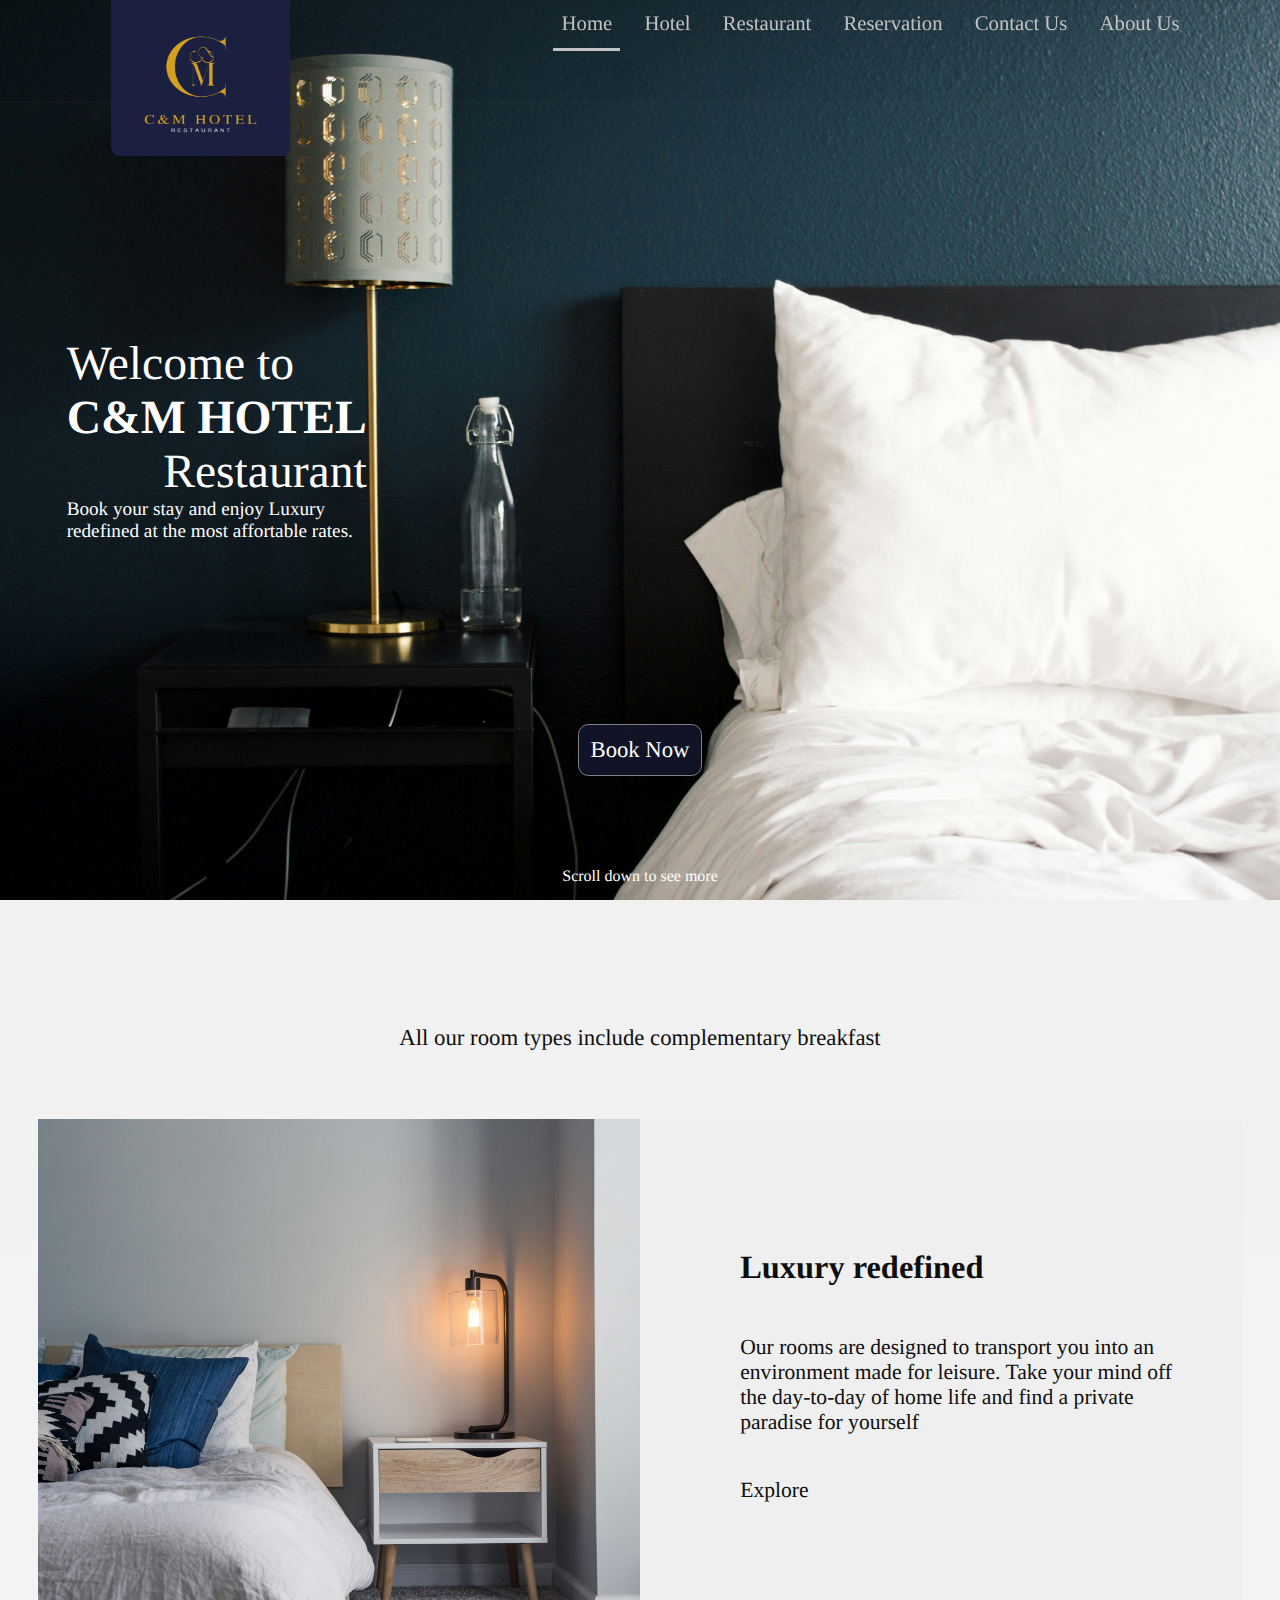
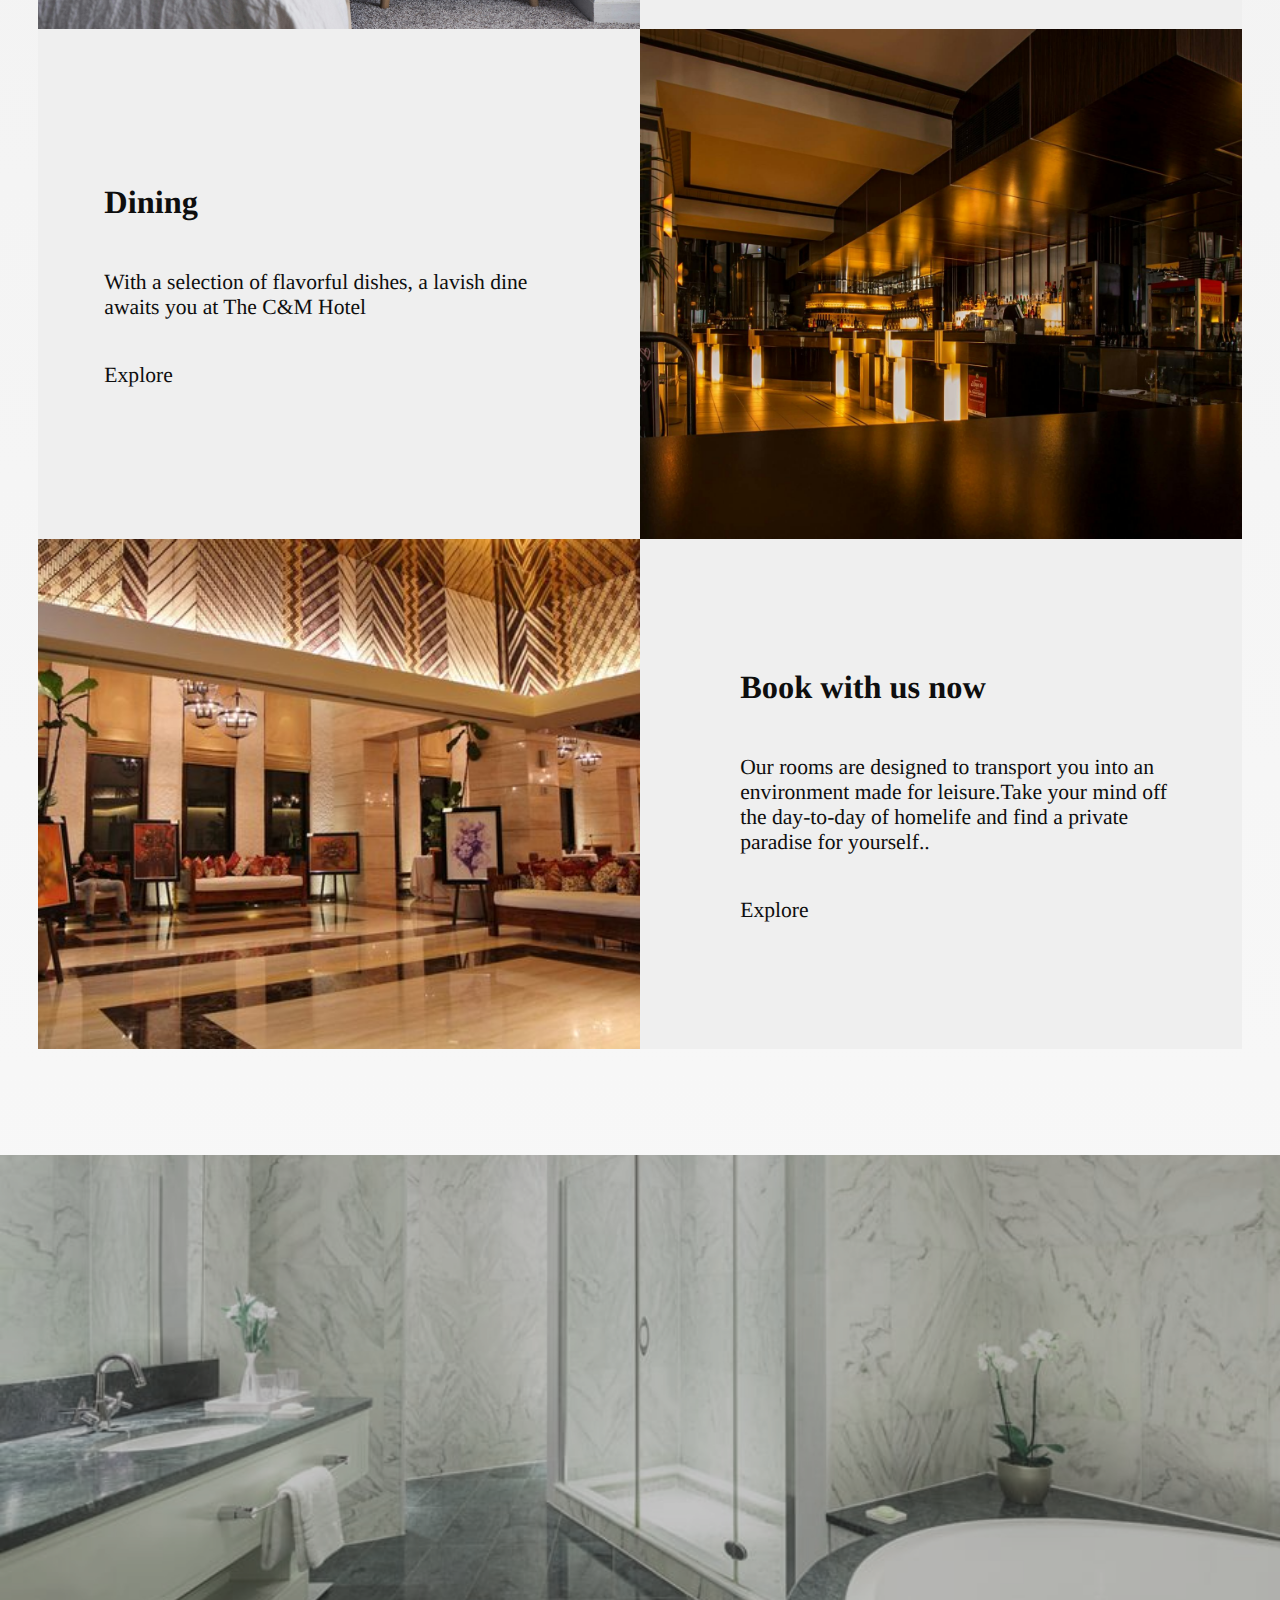
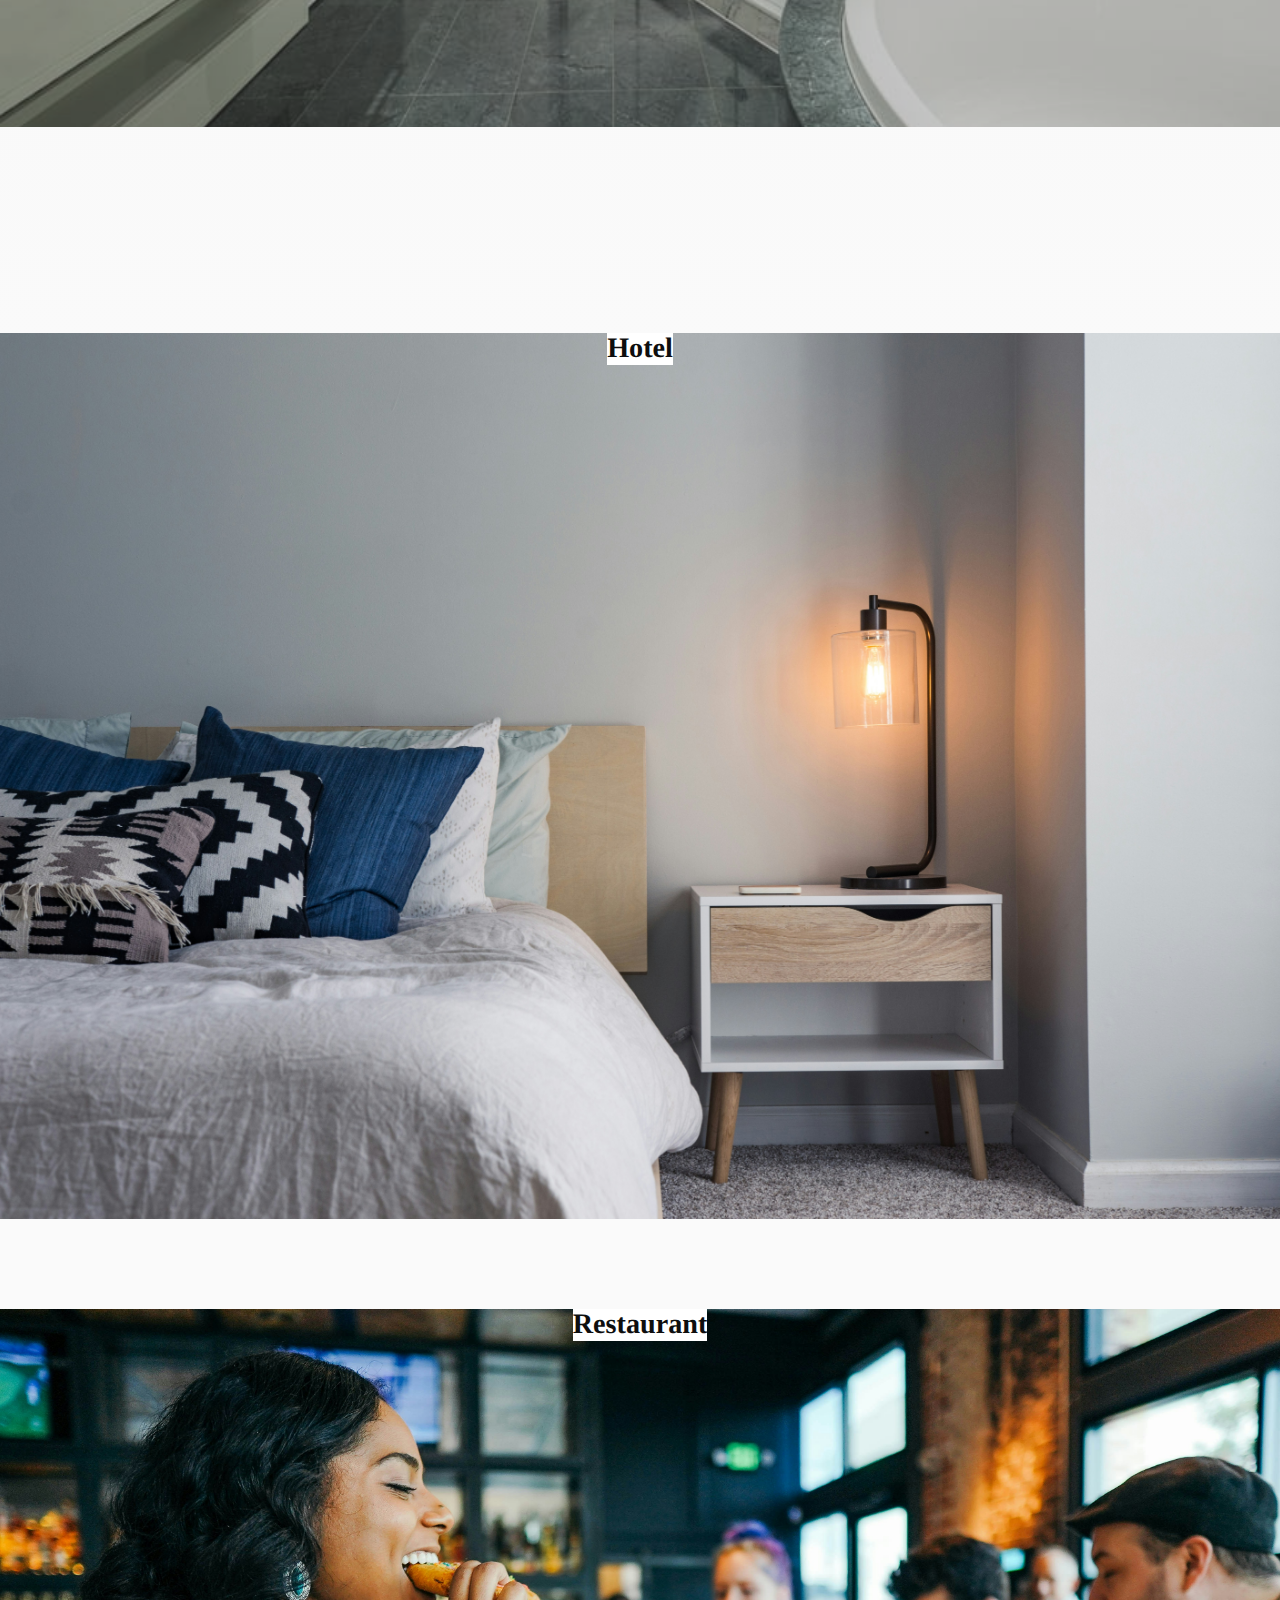
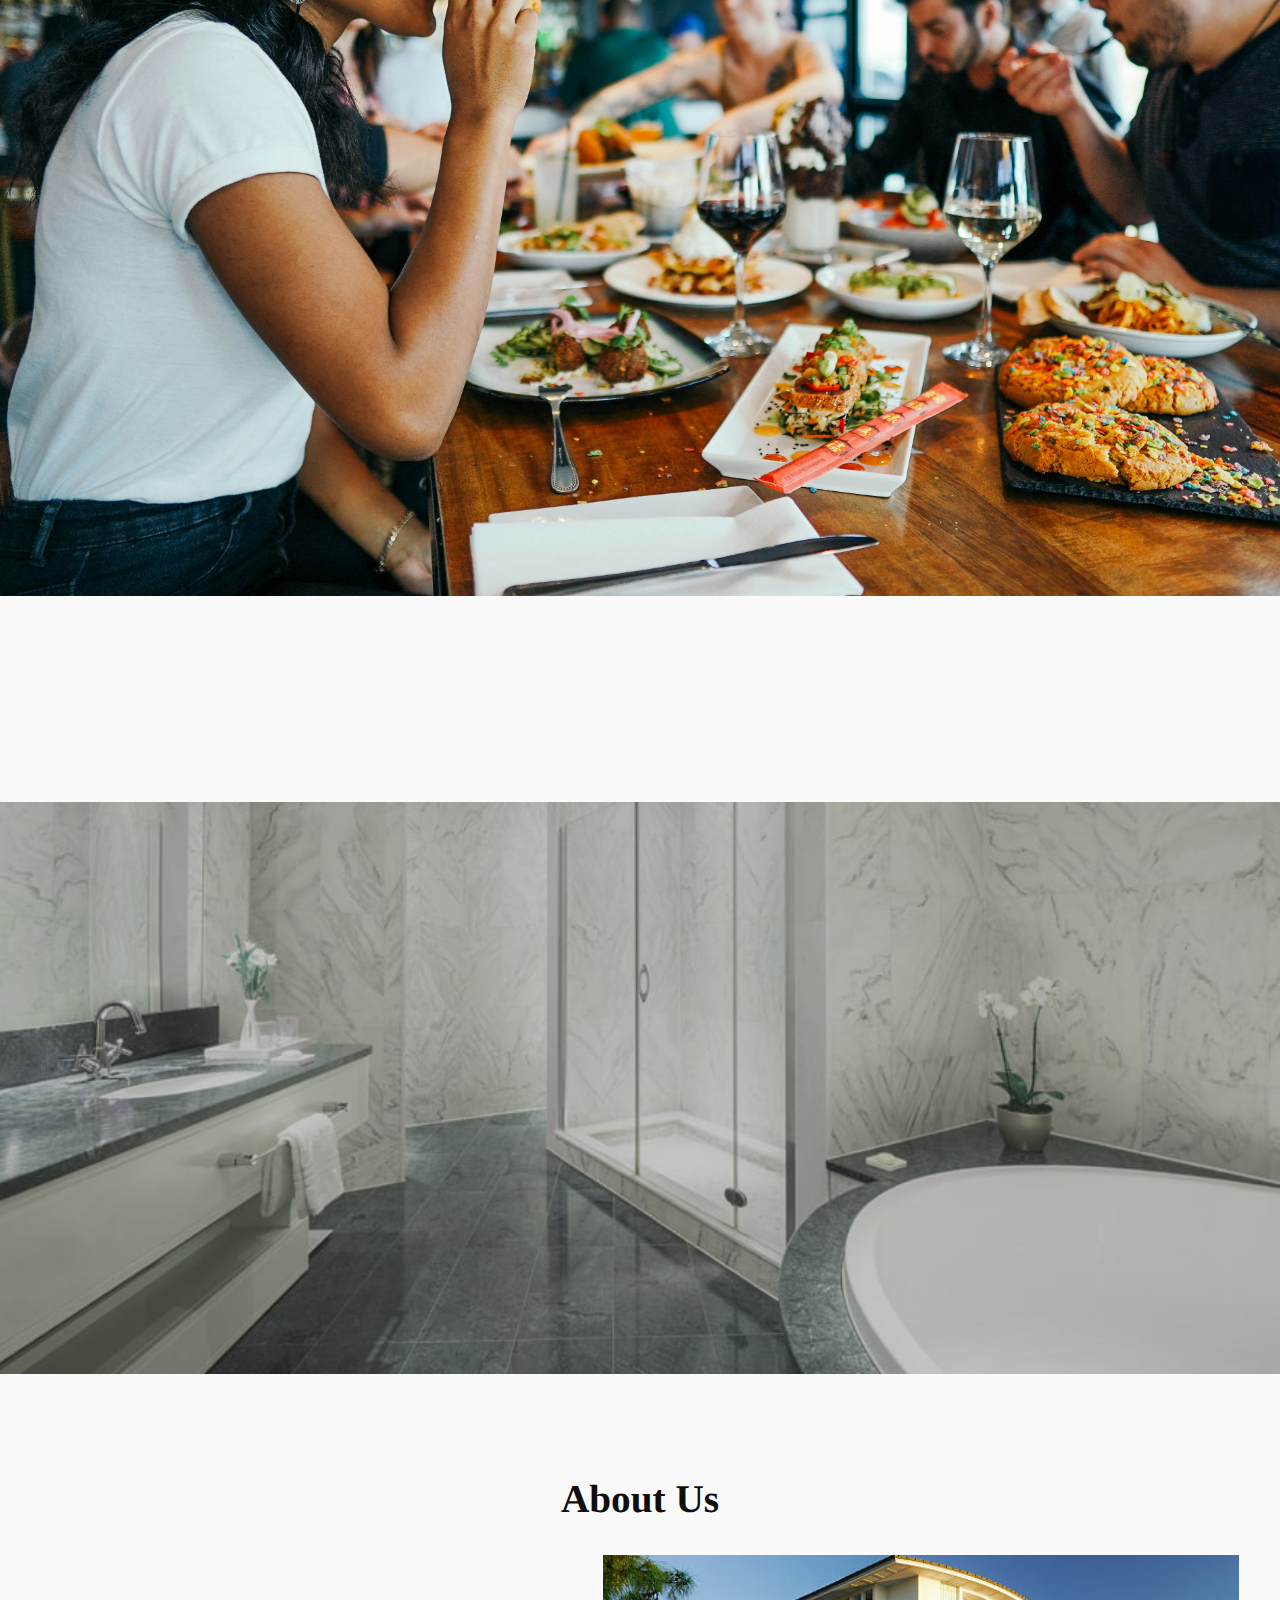
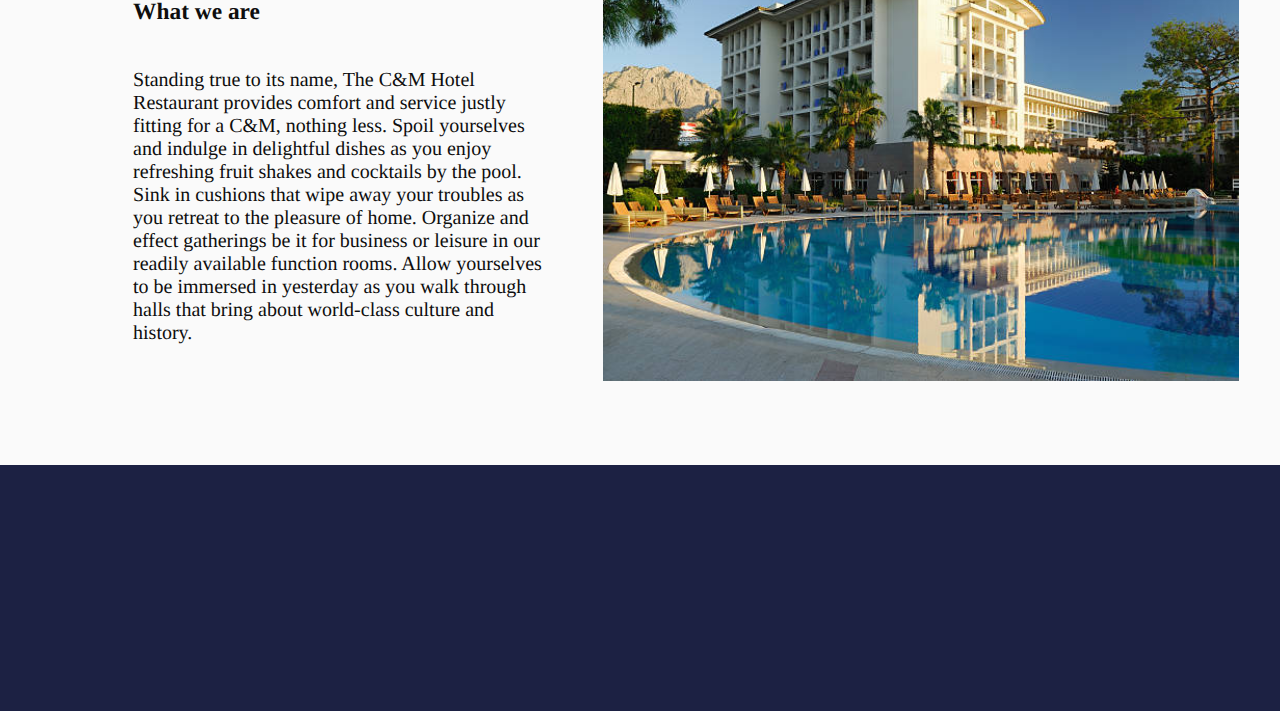
<file: index.html>
<!DOCTYPE html>
<html lang="en">
<head>
    <meta charset="UTF-8">
    <meta name="author" content="Technoverts">
    <meta name="description" content="Hotel-Restaurant">
    <meta name="viewport" content="width=device-width, initial-scale=1.0">
    <link rel="stylesheet" href="/css/base.css">
    <link rel="stylesheet" href="/css/style.css">
    <link rel="stylesheet" href="/css/hotel-restaurant.css">
    <script src="/js/htmx.min.js"></script>
    <script src="/js/jquery.min.js" defer></script>
    <title>C&M Hotel-Restaurant</title>
</head> 
<body>
    <div id="root">
      
        <main role="main" id="root-body">  
          <div id="cover">
              <img src="media/image/cover.jpg" alt="Background Cover" id="cover-bg">
              <header id="root-header">
                <div id="page-header">
                  <div id="page-heading">
                    <div id="logo-container">
                        <img src="/media/image/logo_blue.png" alt="C&M Hotel-Restaurant" id="logo">
                    </div>
                  </div>
                <nav id="header-nav">
                    <a href="/" id="current-path">Home</a>
                    <a href="/hotel">Hotel</a>
                    <a href="/restaurant">Restaurant</a>
                    <a href="/reservation.html">Reservation</a>
                    <a href="/contact-us.html">Contact Us</a>
                    <a href="#about-us">About Us</a>
                </nav>
              </div>
            </header>
            <div id="cover-details">
              <div id="cd-content">
                <div id="cd-heading">
                  <span id="cd-heading-welcome">Welcome to</span>
                  <h1 id="cd-heading-strong">C&M HOTEL</h1>
                  <span id="cd-heading-restaurant">Restaurant</span>
                </div>
                <div id="cd-description">
                  Book your stay and enjoy Luxury redefined at the most affortable rates.
                </div>
              </div>
              <nav id="cd-nav">
                <a href="/href" id="booking-btn">Book Now</a>
                <div id="scroll-down-desc">Scroll down to see more</div>
              </nav>
            </div>
          </div>
        <div id="page-content">
          <section id="general-information">
            <div id="gi-content">
              
              <p class="general-description">All our room types include complementary breakfast</p>
              <div class="gi-container">
                <div class="gi-img">
                  <img src="/media/image/roombackground.jpg" alt="Room Background">
                </div>
                <div class="gi-desc">
                  <h2>Luxury redefined</h2>
                  <p class="description">Our rooms are designed to transport you into an environment made for leisure. Take your mind off the day-to-day of home life and find a private paradise for yourself</p>
                  <p class="explore">Explore</p>
                </div>
              </div>
              <div class="gi-container">
                <div class="gi-img">
                  <img src="/media/image/dining.jpg" alt="">
                </div>
                <div class="gi-desc">
                  <h2>Dining</h2>
                  <p class="description">With a selection of flavorful dishes, a lavish dine awaits you at The C&M Hotel</p>
                  <p class="explore">Explore</p>
                </div>
              </div>
              <div class="gi-container">
                <div class="gi-img">
                  <img src="/media/image/bookingimage.jpg" alt="">
                </div>
                <div class="gi-desc">
                  <h2>Book with us now</h2>
                  <p class="description">Our rooms are designed to transport you into an environment made for leisure.Take your mind off the day-to-day of homelife and find a private paradise for yourself..</p>
                  <p class="explore">Explore</p>
                </div>
            </div>
            </div>
          </section>
          <div class="filler-section">
            <img src="/media/image/executiveslide4.jpg" alt="executiveslide4">
          </div>
          <section id="hotel-and-dining">
            <a href="/hotel" id="room-image">
              <div class="image-text">
                <h4>Hotel</h4>
              </div>
              <div id="hotel">
                <img src="/media/image/roombackground.jpg" alt="roombackground">
              </div>
            </a>
            <a href="/restaurant" id="dining-image">
              <div class="image-text">
                <h4>Restaurant</h4>
              </div>
              <div id="dining">
                <img src="/media/image/cristoforo2.jpg" alt="dining">
              </div>
            </a>
          </section>
          <div class="filler-section">
            <img src="/media/image/executiveslide4.jpg" alt="executiveslide4">
          </div>
          <section id="about-us">
            <div id="about-us-text">
              <h2>About Us</h2>
            </div>
            <div id="about-us-container">
              <div id="about-us-desc">
                <h3>What we are</h3>
                <p>Standing true to its name, The C&M Hotel Restaurant provides comfort and service justly fitting for a C&M, nothing less. Spoil yourselves and indulge in delightful dishes as you enjoy refreshing fruit shakes and cocktails by the pool. Sink in cushions that wipe away your troubles as you retreat to the pleasure of home. Organize and effect gatherings be it for business or leisure in our readily available function rooms. Allow yourselves to be immersed in yesterday as you walk through halls that bring about world-class culture and history.</p>
              </div>
              <div id="about-us-picture">
                <img src="/media/image/c&m hotel.jpg" alt="">
              </div>
            </div>
          </section>
          <div class="blank-filler-section"></div>
        </div>
        </main>
        <footer id="root-footer">
          <div id="page-footer"></div>
        </footer>
    </div>
</body>
</html>
</file>
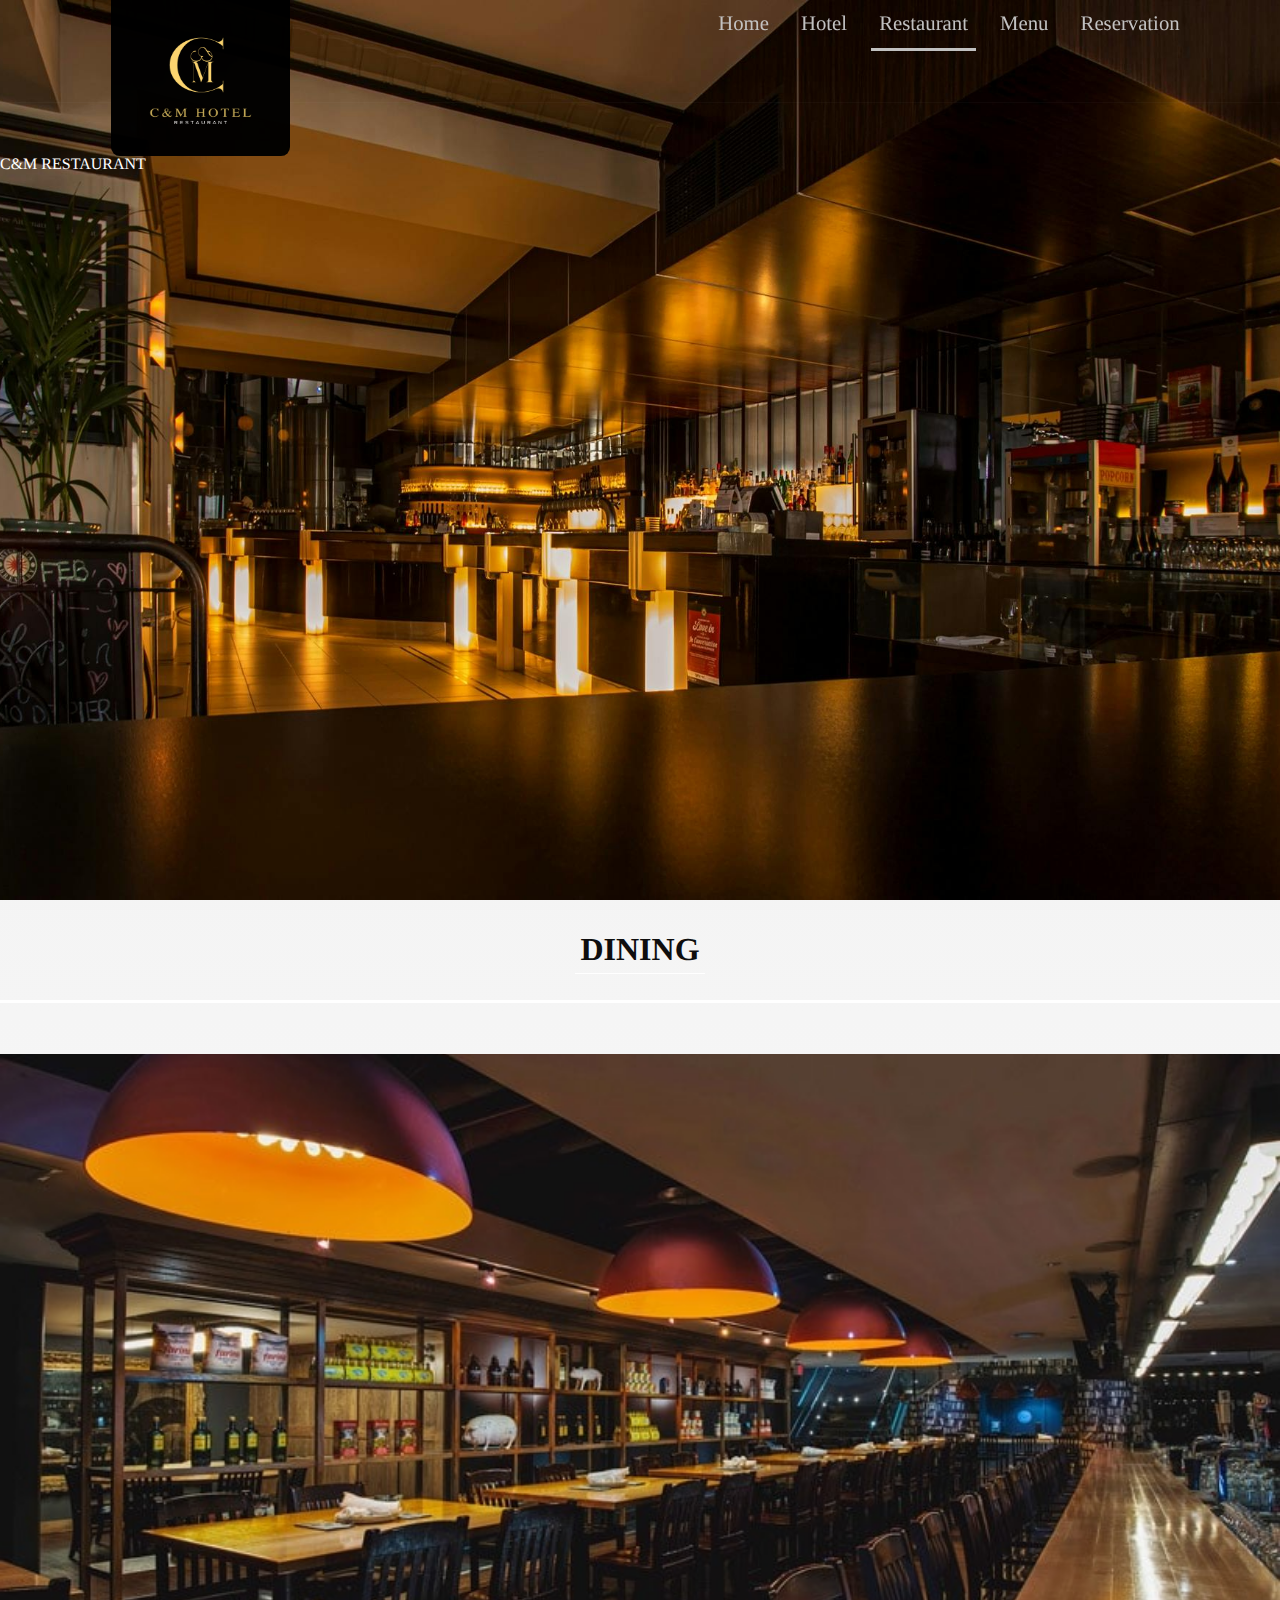
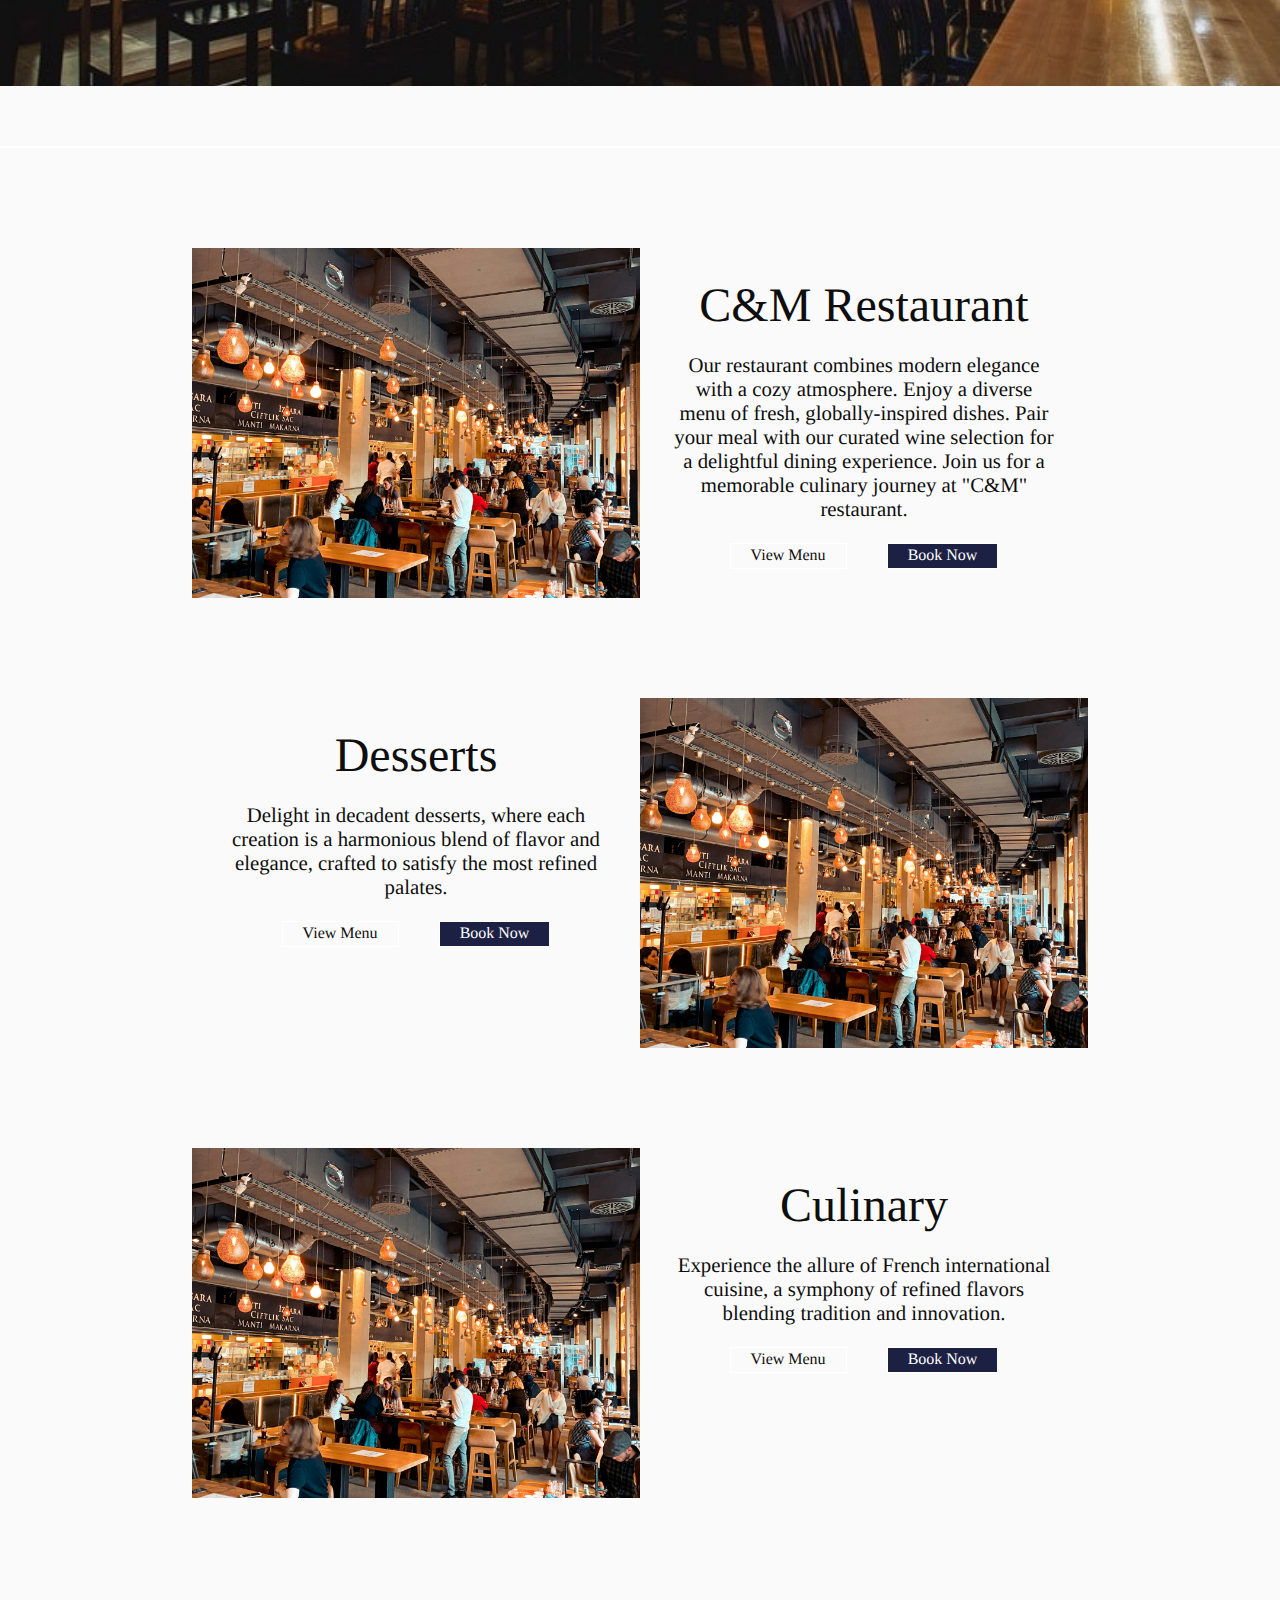
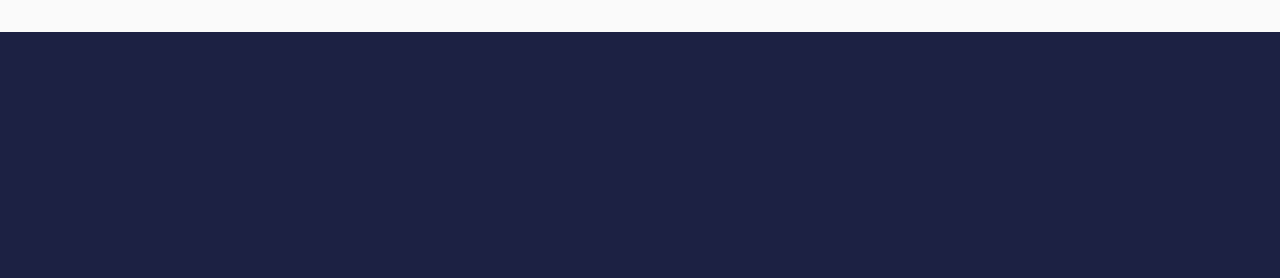
<file: restaurant/index.html>
<!DOCTYPE html>
<html lang="en">
<head>
    <meta charset="UTF-8">
    <meta name="author" content="Technoverts">
    <meta name="description" content="Hotel-Restaurant">
    <meta name="viewport" content="width=device-width, initial-scale=1.0">
    <link rel="stylesheet" href="/css/base.css">
    <link rel="stylesheet" href="/css/style.css">
    <link rel="stylesheet" href="/css/restaurant/style.css">
    <script src="/js/htmx.min.js"></script>
    <script src="/js/jquery.min.js" defer></script>
    <title>C&M Restaurant</title>
</head>
<body>
    <div id="root">
        <main role="main" id="root-body">
            <div id="cover">
              <img src="/media/image/dining.jpg" alt="Restaurant Background" id="cover-bg">
              <header id="root-header">
                <div id="page-header">
                  <div id="page-heading">
                    <div id="logo-container">
                        <img src="/media/image/LOGO.png" alt="C&M Hotel-Restaurant" id="logo">
                    </div>
                  </div>
                <nav id="header-nav">
                    <a href="/">Home</a>
                    <a href="/hotel">Hotel</a>
                    <a href="/restaurant" id="current-path">Restaurant</a>
                    <a href="/restaurant/menu.html#menu-content">Menu</a>
                    <a href="/restaurant/reservation.html">Reservation</a>
                </nav>
              </div>
            </header>
            <div id="cover-details">
              <div id="cd-content">
                <div id="cd-heading">C&M RESTAURANT</div>
              </div>
            </div>
          </div>
          <!-- <div id="dining">
          </div> -->
      
          <div id="dining-text-container">
            <h2 id="dining-text">DINING</h2>
          </div>
      
          <section class="filler">
            <!-- THIS SHOULD BE CAROUSEL -->
            <div class="images-container"></div>
          </section>
        <div id="page-content">
          <section id="main-section">
            <div class="content-container-row">
              <div class="image-container first-image"></div>
              <div class="text-container">
                <h3>C&M Restaurant</h3>
                <p>Our restaurant combines modern elegance with a cozy atmosphere. Enjoy a diverse menu of fresh, globally-inspired dishes. Pair your meal with our curated wine selection for a delightful dining experience. Join us for a memorable culinary journey at "C&M" restaurant.</p>
                
                <div class="view-book-button">
                  <a href="" class="view">View Menu</a>
                  <a href="" class="book">Book Now</a>
                </div>
      
              </div>
            </div>
      
            <div class="content-container-row">
              <div class="image-container second-image"></div>
              <div class="text-container">
                <h3>Desserts</h3>
                <p>Delight in decadent desserts, where each creation is a harmonious blend of flavor and elegance, crafted to satisfy the most refined palates.</p>
                <div class="view-book-button">
                  <a href="" class="view">View Menu</a>
                  <a href="" class="book">Book Now</a>
                </div>
              </div>
            </div>
      
            <div class="content-container-row">
              <div class="image-container third-image"></div>
              <div class="text-container">
                <h3>Culinary</h3>
                <p>Experience the allure of French international cuisine, a symphony of refined flavors blending tradition and innovation.</p>
                <div class="view-book-button">
                  <a href="" class="view">View Menu</a>
                  <a href="" class="book">Book Now</a>
                </div>
              </div>
            </div>
          </section>
        </div>
        </main>
        <footer id="root-footer">
          <div id="page-footer"></div>
        </footer>
    </div>
</body>
</html>
</file>
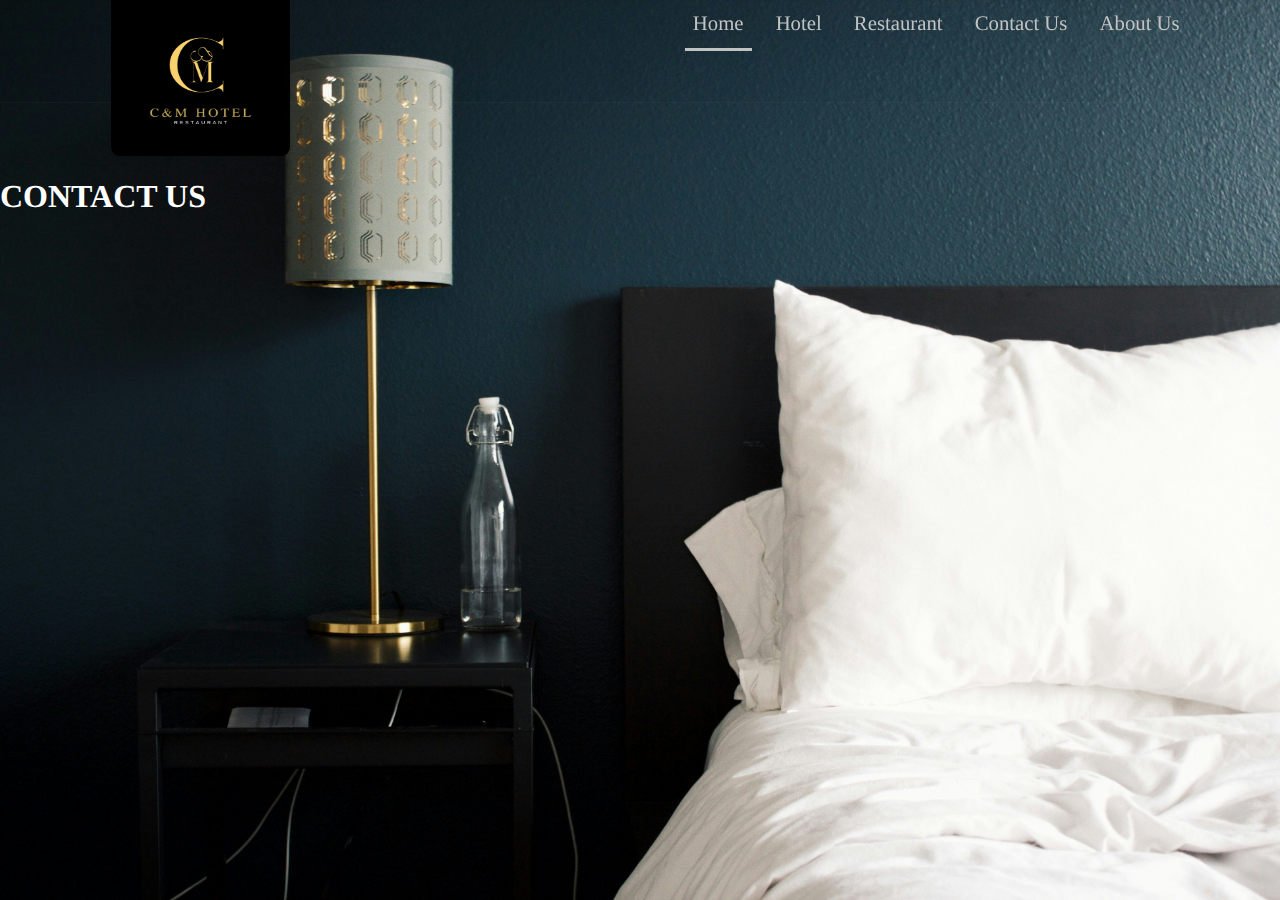
<file: contact-us.html>
<!DOCTYPE html>
<html lang="en">
<head>
    <meta charset="UTF-8">
    <meta name="author" content="Technoverts">
    <meta name="description" content="Hotel-Restaurant">
    <meta name="viewport" content="width=device-width, initial-scale=1.0">
    <link rel="stylesheet" href="/css/base.css">
    <link rel="stylesheet" href="/css/style.css">
    <link rel="stylesheet" href="/css/restaurant/style.css">
    <script src="/js/htmx.min.js"></script>
    <script src="/js/jquery.min.js" defer></script>
    <title>C&M Contacts</title>
</head>
<body>
    <div id="root">
        <main role="main" id="root-body">  
          <div id="cover">
              <img src="media/image/cover.jpg" alt="Background Cover" id="cover-bg">
              <header id="root-header">
                <div id="page-header">
                  <div id="page-heading">
                    <div id="logo-container">
                        <img src="/media/image/LOGO.png" alt="C&M Hotel-Restaurant" id="logo">
                    </div>
                  </div>
                <nav id="header-nav">
                    <a href="/" id="current-path">Home</a>
                    <a href="/hotel">Hotel</a>
                    <a href="/restaurant">Restaurant</a>
                    <a href="/contact-us.html">Contact Us</a>
                    <a href="#about-us">About Us</a>
                </nav>
              </div>
            </header>
            <div id="cover-details">
                <div id="cd-content">
                  <div id="cd-heading">
                    <h1>CONTACT US</h1>
                  </div>
                </div>
                    <nav id="cd-nav">
                    </nav>
            </div>
        </div>
        <div id="page-content">
            
        </div>
        </main>
    </div>
</body>
</html>
</file>
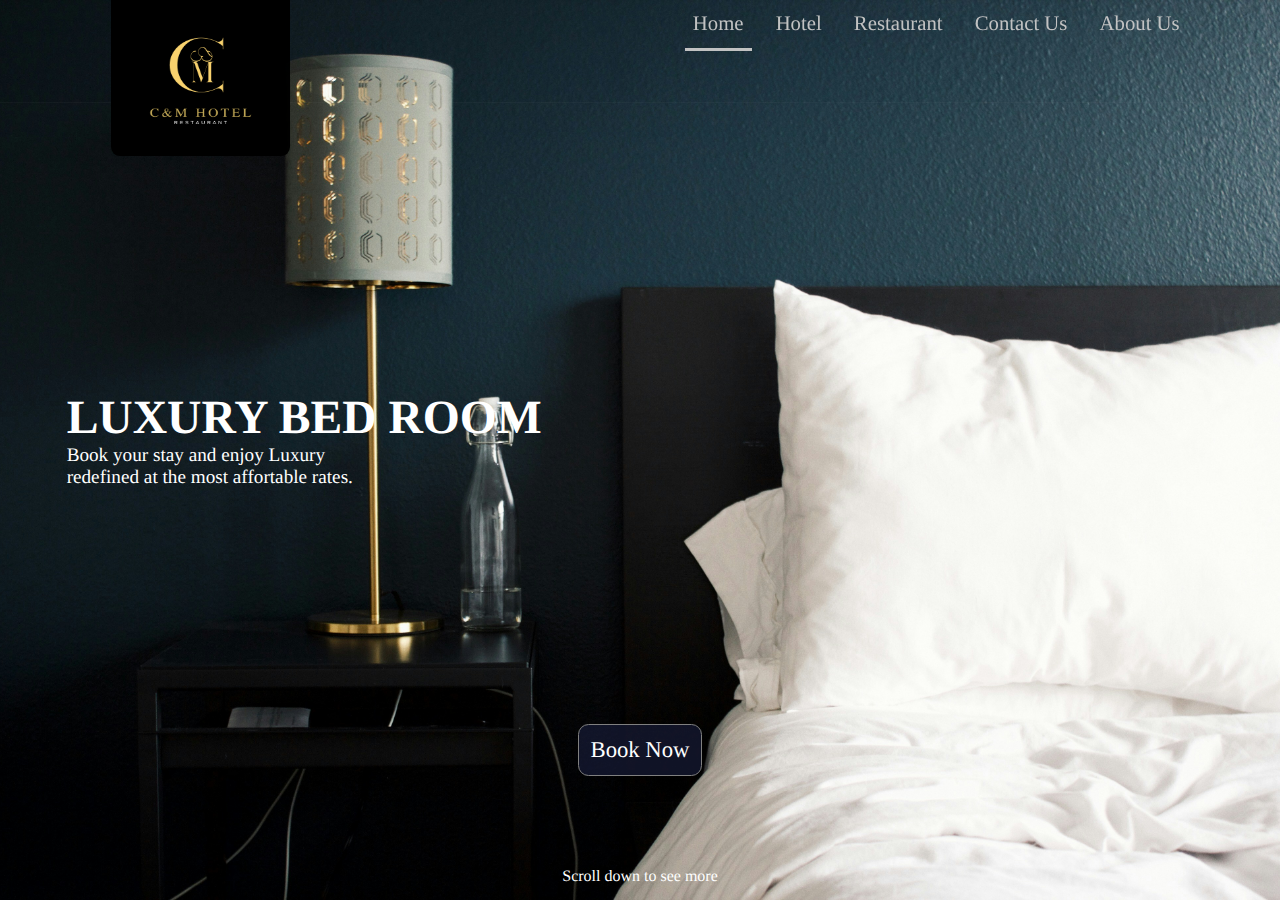
<file: hotel/room-information.html>
<!DOCTYPE html>
<html lang="en">
<head>
    <meta charset="UTF-8">
    <meta name="author" content="Technoverts">
    <meta name="description" content="Hotel-Restaurant">
    <meta name="viewport" content="width=device-width, initial-scale=1.0">
    <link rel="stylesheet" href="/css/base.css">
    <link rel="stylesheet" href="/css/style.css">
    <link rel="stylesheet" href="/css/hotel-restaurant.css">
    <script src="/js/htmx.min.js"></script>
    <script src="/js/jquery.min.js" defer></script>
    <title>C&M Hotel</title>
</head>
<body>
    <div id="root">
      
        <main role="main" id="root-body">  
            <div id="cover">
              <img src="/media/image/cover.jpg" alt="Background Cover" id="cover-bg">
              <header id="root-header">
                <div id="page-header">
                  <div id="page-heading">
                    <div id="logo-container">
                        <img src="/media/image/LOGO.png" alt="C&M Hotel-Restaurant" id="logo">
                    </div>
                  </div>
                <nav id="header-nav">
                    <a href="/" id="current-path">Home</a>
                    <a href="/hotel">Hotel</a>
                    <a href="/restaurant">Restaurant</a>
                    <a href="/contact-us.html">Contact Us</a>
                    <a href="#about-us">About Us</a>
                </nav>
              </div>
            </header>
            <div id="cover-details">
              <div id="cd-content">
                <div id="cd-heading">
                  <h1 id="cd-heading-strong">LUXURY BED ROOM</h1>
                </div>
                <div id="cd-description">
                  Book your stay and enjoy Luxury redefined at the most affortable rates.
                </div>
              </div>
              <nav id="cd-nav">
                <a href="/href" id="booking-btn">Book Now</a>
                <div id="scroll-down-desc">Scroll down to see more</div>
              </nav>
            </div>
          </div>
          <div id="page-content">
            
          </div>
        </main>
    </div>
</body>
</html>
</file>
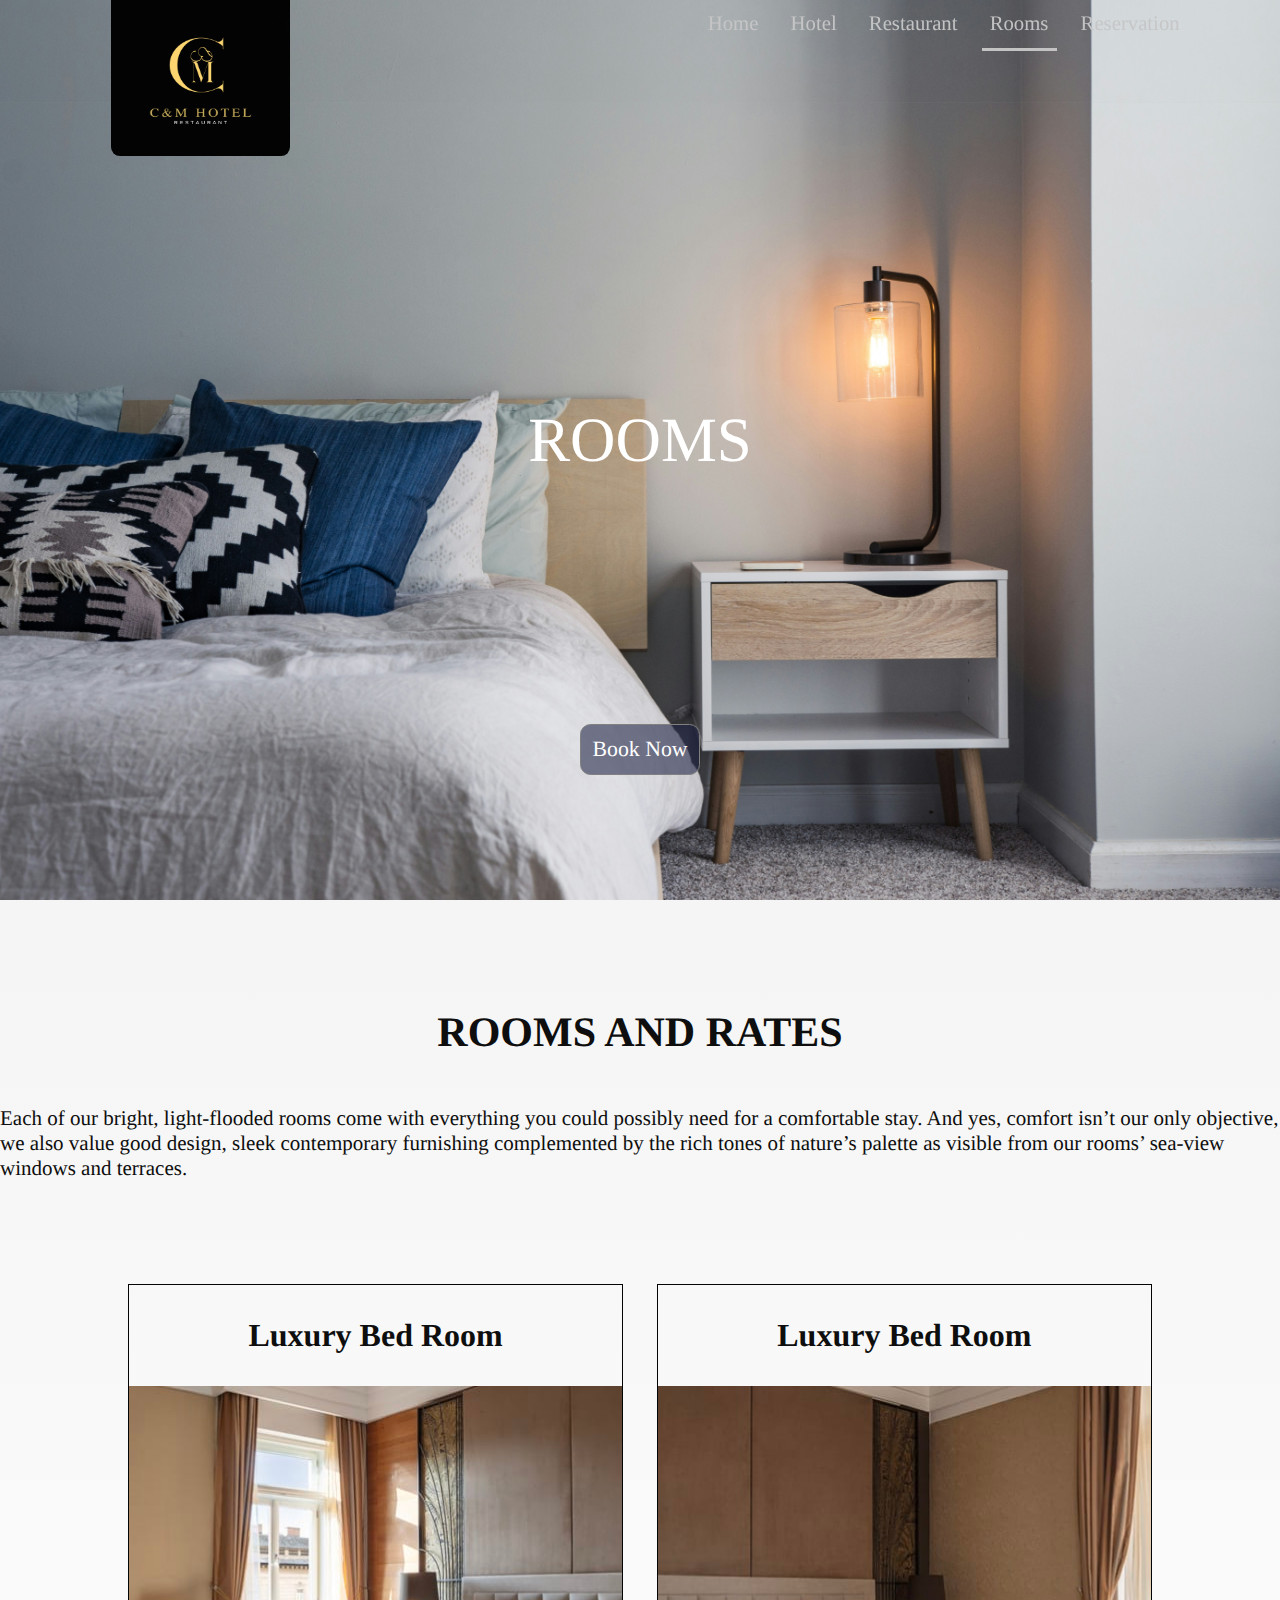
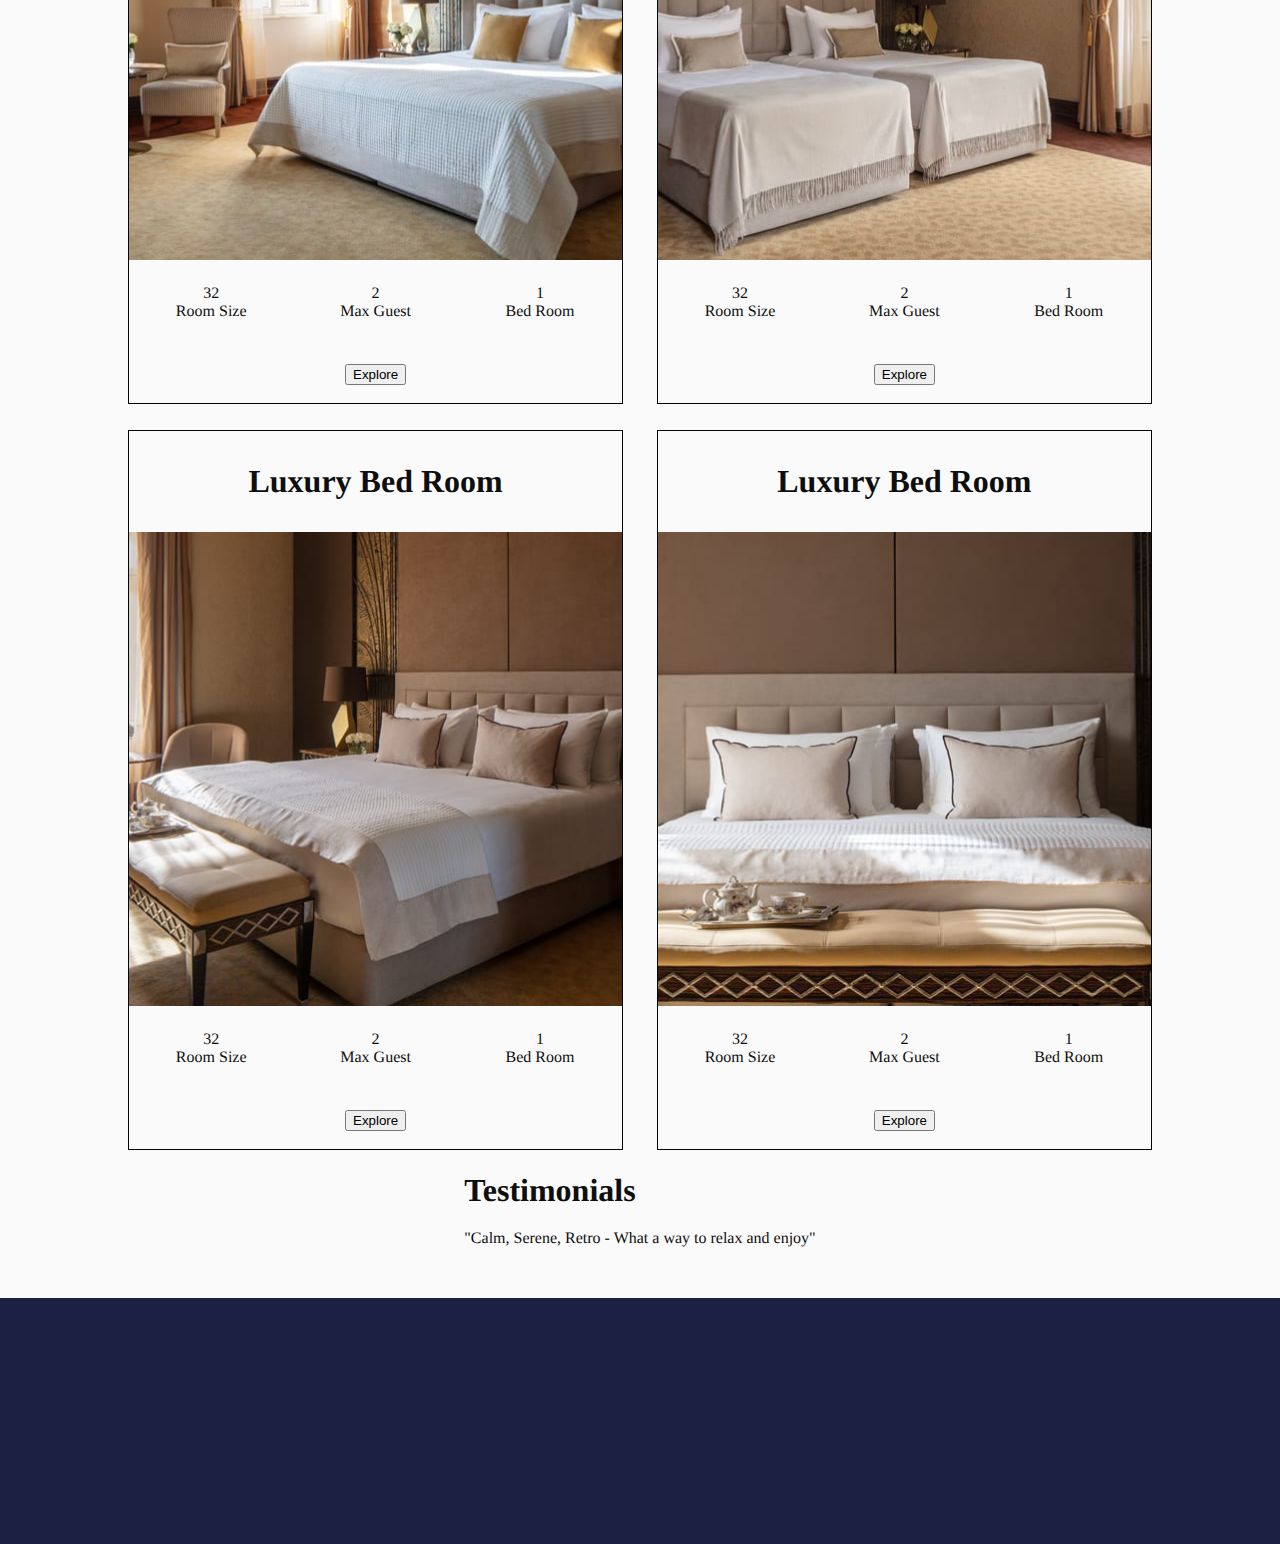
<file: hotel/rooms.html>
<!DOCTYPE html>
<html lang="en">
<head>
    <meta charset="UTF-8">
    <meta name="author" content="Technoverts">
    <meta name="description" content="Hotel-Restaurant">
    <meta name="viewport" content="width=device-width, initial-scale=1.0">
    <link rel="stylesheet" href="/css/base.css">
    <link rel="stylesheet" href="/css/style.css">
    <link rel="stylesheet" href="/css/hotel/rooms.css">
    <script src="/js/htmx.min.js"></script>
    <script src="/js/jquery.min.js" defer></script>
    <title>C&M Hotel</title>
</head>
<body>
    <div id="root">
        <main role="main" id="root-body">
          <div id="cover">
              <!-- Cover Background -->
              <img src="/media/image/roombackground.jpg" alt="Cover Background" id="cover-bg">
              <!-- Page Header -->
              <header id="root-header">
                <div id="page-header">
                  <div id="page-heading">
                    <div id="logo-container">
                        <img src="/media/image/LOGO.png" alt="C&M Hotel-Restaurant" id="logo">
                    </div>
                  </div>
                  <nav id="header-nav">
                    <a href="/">Home</a>
                    <a href="/hotel">Hotel</a>
                    <a href="/restaurant">Restaurant</a>
                    <a href="/rooms" id="current-path">Rooms</a>
                    <a href="/hotel/reservation.html">Reservation</a>
                  </nav>
                </div>
              </header>
              <!-- End Page Header -->

              <div id="cover-details">
                <div id="cd-content">
                  <div id="cd-heading">ROOMS</div>
                </div>
                <nav id="cd-nav">
                  <a href="/hotel/reservation.html" id="booking-btn">Book Now</a>
                </nav>
              </div>
          </div>
          <div id="page-content">
            <section id="rooms-and-rates">
              <h1 id="rar-heading">ROOMS AND RATES</h1>
              <p id="rar-desc">Each of our bright, light-flooded rooms come with everything you could possibly need for a comfortable stay. And yes, 
                comfort isn’t our only objective, we also value good design, sleek contemporary furnishing complemented 
                by the rich tones of nature’s palette as visible from our rooms’ sea-view windows and terraces. </p>
            </section>
            <section id="hotel-rooms">
              <div class="hotel-room">
                <div class="room-title">
                  <h1>Luxury Bed Room</h1>
                </div>
                <div class="room-img">
                  <img src="/media/image/luxury bedroom1.jpg" alt="">
                </div>
                <div class="room-desc">
                  <div class="room-size">
                    <span>32</span>
                    <span>Room Size</span>
                  </div>
                  <div class="room-guest">
                    <span>2</span>
                    <span>Max Guest</span>
                  </div>
                  <div class="room-bed">
                    <span>1</span>
                    <span>Bed Room</span>
                  </div>
                </div>
                <div class="room-btn">
                  <button>Explore</button>
                </div>
              </div>
              <div class="hotel-room">
                <div class="room-title">
                  <h1>Luxury Bed Room</h1>
                </div>
                <div class="room-img">
                  <img src="/media/image/doublebedroom1.jpg" alt="">
                </div>
                <div class="room-desc">
                  <div class="room-size">
                    <span>32</span>
                    <span>Room Size</span>
                  </div>
                  <div class="room-guest">
                    <span>2</span>
                    <span>Max Guest</span>
                  </div>
                  <div class="room-bed">
                    <span>1</span>
                    <span>Bed Room</span>
                  </div>
                </div>
                <div class="room-btn">
                  <button>Explore</button>
                </div>
              </div>
              <div class="hotel-room">
                <div class="room-title">
                  <h1>Luxury Bed Room</h1>
                </div>
                <div class="room-img">
                  <img src="/media/image/executiveslide1.jpg" alt="">
                </div>
                <div class="room-desc">
                  <div class="room-size">
                    <span>32</span>
                    <span>Room Size</span>
                  </div>
                  <div class="room-guest">
                    <span>2</span>
                    <span>Max Guest</span>
                  </div>
                  <div class="room-bed">
                    <span>1</span>
                    <span>Bed Room</span>
                  </div>
                </div>
                <div class="room-btn">
                  <button>Explore</button>
                </div>
              </div>
              <div class="hotel-room">
                <div class="room-title">
                  <h1>Luxury Bed Room</h1>
                </div>
                <div class="room-img">
                  <img src="/media/image/executiveslide2.jpg" alt="">
                </div>
                <div class="room-desc">
                  <div class="room-size">
                    <span>32</span>
                    <span>Room Size</span>
                  </div>
                  <div class="room-guest">
                    <span>2</span>
                    <span>Max Guest</span>
                  </div>
                  <div class="room-bed">
                    <span>1</span>
                    <span>Bed Room</span>
                  </div>
                </div>
                <div class="room-btn">
                  <button>Explore</button>
                </div>
              </div>
            </section>
            <section id="testimonials">
              <h1>Testimonials</h1>
              <p>"Calm, Serene, Retro - What a way to relax and enjoy"</p>
            </section>
          </div>

        </main>
        <footer id="root-footer">
          
        </footer>
    </div>
</body>
</html>
</file>
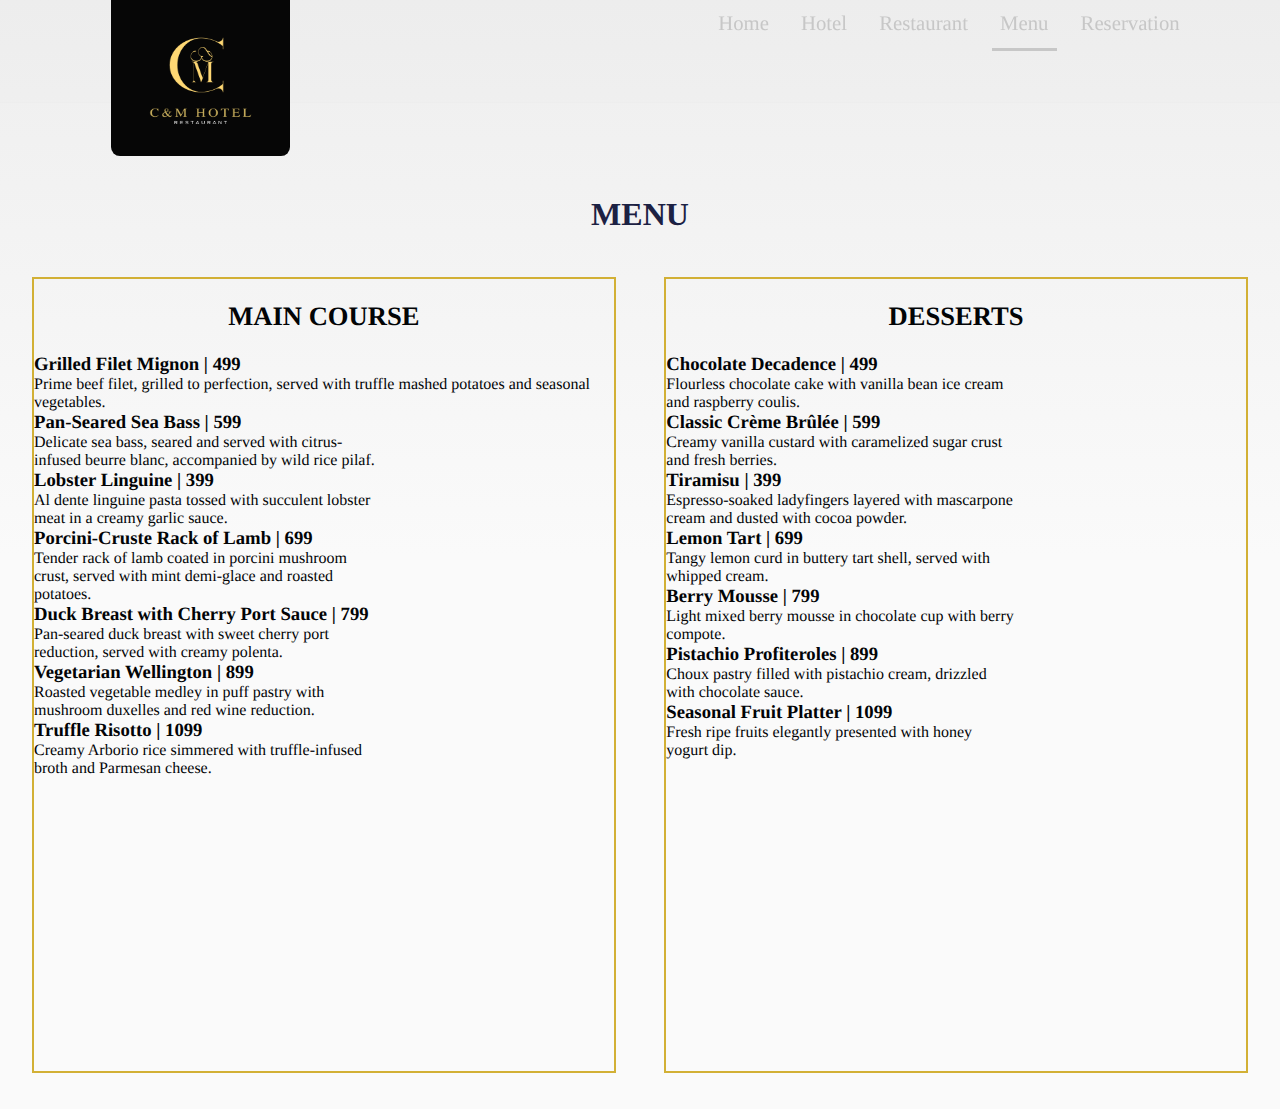
<file: restaurant/menu.html>
<!DOCTYPE html>
<html lang="en">
<head>
    <meta charset="UTF-8">
    <meta name="author" content="Technoverts">
    <meta name="description" content="Hotel-Restaurant">
    <meta name="viewport" content="width=device-width, initial-scale=1.0">
    <link rel="stylesheet" href="/css/base.css">
    <link rel="stylesheet" href="/css/style.css">
    <link rel="stylesheet" href="/css/restaurant/menu.css">
    <script src="/js/htmx.min.js"></script>
    <script src="/js/jquery.min.js" defer></script>
    <title>C&M Restaurant</title>
</head>
<body>
    <div id="root">
        <main role="main" id="root-body">
            <div id="cover">
              <header id="root-header">
                <div id="page-header">
                  <div id="page-heading">
                    <div id="logo-container">
                        <img src="/media/image/LOGO.png" alt="C&M Hotel-Restaurant" id="logo">
                    </div>
                  </div>
                <nav id="header-nav">
                    <a href="/">Home</a>
                    <a href="/hotel">Hotel</a>
                    <a href="/restaurant">Restaurant</a>
                    <a href="/restaurant/menu.html#menu" id="current-path">Menu</a>
                    <a href="/restaurant/reservation.html">Reservation</a>
                </nav>
              </div>
            </header>
            <div id="cover-details">
              <div id="root-menu">
                <div id="menu">
                  <div id="menu-heading">
                    <h1>MENU</h1>
                  </div>
                  <div id="menu-content">
                    <div id="main-course" class="menu-page">
                      <h2>MAIN COURSE</h2>
                      <ul>
                        <li>
                          <h3 class="food-name">Grilled Filet Mignon | 499</h3>
                          <p class="food-name">Prime beef filet, grilled to perfection, served with truffle mashed potatoes and seasonal vegetables.</p>
                        </li>
                        <li>
                          <h3 class="food-name">Pan-Seared Sea Bass | 599</h3>
                          <p class="food-desc">Delicate sea bass, seared and served with citrus-infused beurre blanc, accompanied by wild rice pilaf.</p>
                        </li>
                        <li>
                          <h3 class="food-name">Lobster Linguine | 399</h3>
                          <p class="food-desc">Al dente linguine pasta tossed with succulent lobster meat in a creamy garlic sauce.</p>
                        </li>
                        <li>
                          <h3 class="food-name">Porcini-Cruste Rack of Lamb | 699</h3>
                          <p class="food-desc">Tender rack of lamb coated in porcini mushroom crust, served with mint demi-glace and roasted potatoes.</p>
                        </li>
                        <li>
                          <h3 class="food-name">Duck Breast with Cherry Port Sauce | 799</h3>
                          <p class="food-desc">Pan-seared duck breast with sweet cherry port reduction, served with creamy polenta.</p>
                        </li>
                        <li>
                          <h3 class="food-name">Vegetarian Wellington | 899</h3>
                          <p class="food-desc">Roasted vegetable medley in puff pastry with mushroom duxelles and red wine reduction.</p>
                        </li>
                        <li>
                          <h3 class="food-name">Truffle Risotto | 1099</h3>
                          <p class="food-desc">Creamy Arborio rice simmered with truffle-infused broth and Parmesan cheese.</p>
                        </li>
                      </ul>
                    </div>
                    <div id="menu-line"></div>
                    <div id="desserts" class="menu-page">
                      <h2>DESSERTS</h2>
                      <ul>
                        <li>
                          <h3 class="food-name">Chocolate Decadence | 499</h3>
                          <p class="food-desc">Flourless chocolate cake with vanilla bean ice cream and raspberry coulis.</p>
                        </li>
                        <li>
                          <h3 class="food-name">Classic Crème Brûlée | 599</h3>
                          <p class="food-desc">Creamy vanilla custard with caramelized sugar crust and fresh berries.</p>
                        </li>
                        <li>
                          <h3 class="food-name">Tiramisu | 399</h3>
                          <p class="food-desc">Espresso-soaked ladyfingers layered with mascarpone cream and dusted with cocoa powder.</p>
                        </li>
                        <li>
                          <h3 class="food-name">Lemon Tart | 699</h3>
                          <p class="food-desc">Tangy lemon curd in buttery tart shell, served with whipped cream.</p>
                        </li>
                        <li>
                          <h3 class="food-name">Berry Mousse | 799</h3>
                          <p class="food-desc">Light mixed berry mousse in chocolate cup with berry compote.</p>
                        </li>
                        <li>
                          <h3 class="food-name">Pistachio Profiteroles | 899</h3>
                          <p class="food-desc">Choux pastry filled with pistachio cream, drizzled with chocolate sauce.</p>
                        </li>
                        <li>
                          <h3 class="food-name">Seasonal Fruit Platter | 1099</h3>
                          <p class="food-desc">Fresh ripe fruits elegantly presented with honey yogurt dip.</p>
                        </li>
                      </ul>
                    </div>
                  </div>
                </div>
              </div>
            </div>
          </div>
        </main>
    </div>
</body>
</html>
</file>
<file: css/base.css>
* {
    box-sizing: border-box;
}
:root{
    --header-border-b: 0.1vmin;
    --header-h: calc(7.72vmin + 1.44rem + 1.125vh);
    --header-content-h:calc(var(--header-h) - var(--header-border-b));
    --header-pad-x:calc(3.8vw + 2vmin);
    
    --body-h: calc(100vh - (var(--header-h) + var(--header-border-b)));
    --full-h: 100vh;
    --footer-h : calc(22vmin + 2vh + .25rem);

    --bg-rgb-color:250, 250, 250;
    --fg-rgb-color:14, 14, 14;
}
@media screen and (prefers-color-scheme:dark) {
    :root{
        --bg-rgb-color:12, 13, 15;
        --fg-rgb-color:252, 252, 252;
    }
}
html {
    text-rendering: geometricPrecision;
    image-rendering: optimizeQuality;
    shape-rendering: geometricPrecision;
}
body{
    margin:0;
    background:
        rgb(var(--bg-rgb-color))
        linear-gradient(
            to bottom,
            rgba(var(--fg-rgb-color), .05),
            rgba(var(--bg-rgb-color), .5),
            rgb(var(--bg-rgb-color))
            )
        top /
        100% 100%
        no-repeat
            ;
    color: rgb(var(--fg-rgb-color));
}
a {
    text-decoration: none;
    color:unset;
}
</file>
<file: css/style.css>
#root{
    --logo-frame-w:calc(var(--header-h) * 1.75);
    --logo-frame-h:calc(var(--header-h) * 1.52);
    
    --header-nav-hlink-col-gap:calc(0.66vw + 0.6vmin + 2px);
    --header-nav-pad-x:2vw;
    --header-font-size:calc(0.44vmax + .75rem);
}
#cover{
  color:white;
  display:inline;
  overflow:hidden;
}
#cover-bg{
  position:absolute;
  top:0;
  z-index: -1;
  height:100vh;
  width:100%;
  object-fit:cover;
  
}
#root-header{
  box-sizing: content-box;
  position:sticky;
  top:0;
  z-index: 99;
}
#page-header {
    min-height: var(--header-h);
    font-size:var(--header-font-size);
    display:flex;
    flex-wrap:wrap;
    align-items: center;
    padding-inline: var(--header-pad-x);
    border-bottom:var(--header-border-b) inset #C7C7C70A;
    color:#CACACA;
    background-color:#80808002;
    opacity:0.98;
}
#header-nav{
  filter:brightness(144%) contrast(55%);
}
#cover-details{
  min-height:calc(var(--body-h) - (var(--logo-frame-h) - var(--header-h)));
  display:grid;
  grid-template-rows:
    [cd-content] minmax(0, auto) 
    [cd-nav] minmax(calc(var(--body-h) * 0.22), min-content);
}

#root-header::after{
    content:"";
    display: block;
    height:calc(var(--logo-frame-h) - var(--header-h));
}
#page-heading{
    margin-left:calc(var(--header-pad-x) * 0.66);
    margin-right: auto;
    min-height:var(--header-content-h);
    display:flex;
    position:relative;
    align-self: stretch;
    width:var(--logo-frame-w);
}
#logo-container{
    position:absolute;
    top:0;
    display:inline-flex;
    line-height: 0;
    justify-content: center;
    align-items: center;
    width: 100%;
    height:var(--logo-frame-h);
}
#logo{
    height:100%;
    width:100%;
    
    aspect-ratio:1;
    --logo-border-b-radius:calc(0.44vmin + 5px);
    border-bottom-left-radius:var(--logo-border-b-radius);
    border-bottom-right-radius:var(--logo-border-b-radius);
    
    line-height: normal;
}
#header-nav{
    min-width: 28%;
    min-height:calc(var(--header-h) / 2);
    align-self: flex-start;
    display: inline flex;
    flex-wrap: wrap;
    column-gap: var(--header-nav-hlink-col-gap);
    margin-inline:var(--header-nav-pad-x);
    transition:border linear 100ms;
}

#header-nav a {
    font-size:calc(1.05em + 0.248vh);
    display:inline-flex;
    align-items: center;
    line-height: normal;
    font-weight: 100;
    width: fit-content;
    padding-inline:calc(1px + 0.44vmin + 0.25vw);
    padding-block:0.3vh 0.14vh;
    border-bottom:calc(1px + 0.125vh + 0.125vmin) inset transparent;
    transition:border 225ms ease-in-out;
}

#header-nav a:hover{
    border-bottom-color: whitesmoke;
    text-shadow: 0 0 0 rgb(var(--fg-rgb-color));
}

#current-path{
    border-bottom-color: whitesmoke!important;
}
#header-nav a:not(#current-path):hover ~ #current-path,
#current-path:has(~ a:hover)
{
    border-bottom-color:transparent!important;
}

#page-content{
  display:flow-root;
}
#root-footer{
  min-height: calc(22vh + 3rem);
  margin-top:calc(2vh + 1rem);
  background-color: #1C2143;
}
</file>
<file: css/hotel-restaurant.css>
#cover{
  display: inline-block;
  line-height: 0;
  min-width: 100%;
  position:relative;
  overflow: initial;
}
#cover > * {
  line-height: normal;
}
#cd-content{
  grid-row:cd-content;
  display:inline-block;
  line-height: 0;
  margin-top:auto;
  margin-bottom:auto;
  margin-left:var(--header-pad-x);
}
#cd-content * {
  line-height:normal;
}
#cd-heading{
  display:inline-flex;
  flex-direction: column;
  font-size:calc(1.4rem + 1.8vh + 1vmin);
  text-align:left;
}
#cd-heading-strong{
  margin:0;
  font-size:1em;
}
#cd-heading-restaurant{
  align-self:flex-end;
}
#cd-description{
  width:min-content;
  min-width:25%;
  font-size:calc(0.5vw + 0.8rem); 
}
#cd-nav{
  grid-row:cd-nav;
  display:flex;
  flex-direction: column;
  justify-content: flex-start;
  align-items: center;
}
a#booking-btn{
  font-size:calc(1.1vh + 0.8rem);
  padding:calc(1vh + 3px) calc(0.44vw + 6px);
  border:0.05vmin solid grey;
  background-color:#1C214391;
  border-radius:calc(0.5vmin + 6px);
  margin-bottom:auto;
}
#scroll-down-desc{
  margin-top:calc(.5vh + 8px);
  margin-bottom:calc(0.75vh + 6px);
}
#page-content{
  display: flex;
  flex-direction: column;
  align-items: center;
}
#general-information{
  margin-top:calc(.75vh + 0.6rem);
  --gi-pad-x:calc(6px + 8vmin + 4vw + 2%);
  padding-block:calc(6vh + 2vmin + 0.5rem);
  min-height:var(--body-h);
  display: grid;
  grid-template-columns: minmax(0,var(--gi-pad-x)) [gi-content] auto minmax(0, var(--gi-pad-x));
  --gi-container-h:calc(36vh + 10vmin + 6rem);
  line-height: 0;
}
#general-information > * {
  line-height:normal;
}
#gi-content{
  grid-area: gi-content;
  display:inline-flex;
  flex-direction: column;
  justify-content:flex-start;
  align-items:stretch;
}
#general-information  .gi-container{
  display:inline-flex;
  min-height: var(--gi-container-h);
  column-gap:calc(2vw + 0.5rem);
  font-size:calc(.8vmin + .9rem);
  background-color:#EFEFEF;
}
#general-information  .gi-container:nth-child(odd){
  flex-flow:row-reverse;
}
#general-information  .gi-container  .gi-img,
#general-information  .gi-container  .gi-desc
{
  min-height:inherit;
  flex:1 1 auto;
  max-width:50%;
  display:inline-flex;
  flex-direction: column;
  justify-content: center;
}
#general-information  .gi-container  .gi-desc {
  padding-inline:var(--header-pad-x);
}
#general-information  .gi-container  .gi-img img{
  min-height:inherit;
  object-fit: cover;
  max-height:var(--gi-container-h);
}
#general-information .general-description{
  text-align:center;
  font-size:calc(1rem + 0.75vh);
  margin-block:3.3vh 7.5vh;
}
.filler-section{
  width: 100%;
  height:calc(60vh + 2rem);
  margin-block:calc(2vh + 0.5rem);
}
.filler-section img{
  width: 100%;
  height:100%;
  object-fit: cover;
  filter:contrast(75%) brightness(88%) hue-rotate(45deg) grayscale(40%);
}
#hotel-and-dining{
  display:flex;
  flex-flow:column nowrap;
  justify-content: center;
  align-items: center;
  width: 100%;
  row-gap:calc(10vh);
  padding-block:20vh;
}
#room-image,
#dining-image{
  width: 100%;
  position: relative;
}
#hotel,
#dining
{
  height:98.5vh;
  position: relative;
}
#hotel img,
#dining img
{
  height:100%;
  width: 100%;
  z-index: 1;
  object-fit:cover;
}
#hotel-and-dining .image-text{
  position:absolute;
  top:0;
  margin-left:auto;
  margin-right:auto;
  z-index: 70;
  width: 100%;
  text-align: center;
}
#hotel-and-dining .image-text h4{
  display: inline-block;
  margin: 0;
  background-color: white;
  font-size: calc(1.2rem + 1vh);
}
#about-us{
  display:flex;
  flex-direction: column;
  justify-content: flex-start;
  align-items: center;
  padding-block:5vh;
}
#about-us-text h2{
  font-size:calc(1.33rem + 2vh);
}
#about-us-container{
  display:inline-flex;
  padding-inline:var(--header-pad-x) ; 
}
#about-us-picture{
  max-width: 48%;
}
#about-us-picture img{
  height:calc(42vh + 3rem);
}
#about-us-desc{
  font-size:calc(1.44vh + 0.44rem);
  display: inline-flex;
  flex-direction: column;
  justify-content: center;
  padding-inline:calc(2vw + 2%);
}
#about-us-desc p{
  width: min-content;
  min-width: 33vw;
}
</file>
<file: css/restaurant/style.css>
#dining {
    height: calc(100vh - 144px);
    }
    
    
    #dining-text-container {
      border-bottom: 1px solid white;
      display: flex;
      justify-content: center;
    }
    
    #dining-text {
      color: whit   e;
      padding: 5px;
      border-bottom: 1px solid white;
      font-size: xx-large;
    }
    
    .filler {
     height: 747px;
    border-top: 2px solid white;
    border-bottom: 2px solid white;
    }
    
    .images-container {
      margin-top: calc(4%);
      height: 85%;
      justify-content: center;
      background: url(/media/image/dining2.jpeg);
      background-position: 25%;
      background-size: cover;
    }
    
    #main-section {
      min-height: 100vh;
      width: 70%;
      margin: auto;
      margin-top: 100px;
    }
    
    .content-container-row {
      display: flex;
      min-height: 350px; 
      margin-bottom: 100px;
      
    }
    
    .content-container-row:nth-of-type(even) {
      flex-direction: row-reverse;
    }
    
    .image-container {
      width: 50%;
    }
    
    .text-container {
      width: 50%;
      padding: 30px 30px 0 30px;
    }
    
    .text-container h3 {
      text-align: center;
      font-size: 3rem;
      font-weight: 500;
      margin: 0;
    }
    
    .text-container p {
      text-align: center;
      font-size: 1.3rem;
    }
    
    .text-container .view-book-button {
      display: flex;
      justify-content: center;
      column-gap: 40px;
    }
    
    .view-book-button a {
      padding: 3px 20px;
    }
    
    .view {
      border: 1px double white;
    }
    
    .view:hover {
      background-color: rgb(80, 80, 80);
      transition: 0.2s;
    }
    
    .view:active {
      background-color: white;
      color: black;
      transition: 0.1s;
    }
    .book {
      border: 1px double white;
      color: white;
      background-color: #1C2143;
    }
    
    .book:hover {
      background-color: #354084;
      transition: 0.2s;
    }
    
    .book:active {
      background-color: #1C2143;
      color: white;
      transition: 0.1s;
    }
    
    .first-image {
      background: url(/media/image/cristoforo1.jpg);
      background-size: 350px;
      background-size: cover;
      background-position: 25%;
    }
    
    .second-image {
      background: url(/media/image/cristoforo1.jpg);
      background-size: 350px;
      background-size: cover;
      background-position: 25%;
    }
    
    .third-image {
      background: url(/media/image/cristoforo1.jpg);
      background-size: 350px;
      background-size: cover;
      background-position: 25%;
    }
</file>
<file: css/hotel/rooms.css>
#cd-content{
    grid-row:cd-content;
    display:flex;
    flex-direction: column;
    justify-content: center;
    align-items: center;
    line-height: 0;
    margin-top:auto;
    margin-bottom:auto;
  }
  #cd-content * {
    line-height:normal;
  }
  #cd-heading{
    display:inline-flex;
    flex-direction: column;
    font-size:calc(1.4rem + 3vh + 1.5vmin);
    text-align:left;
  }
#cd-heading-strong{
    margin:0;
    font-size:1em;
}
#cd-heading-restaurant{
    align-self:flex-end;
}
#cd-description{
    width:min-content;
    min-width:25%;
    font-size:calc(0.5vw + 0.8rem); 
}
#cd-nav{
    grid-row:cd-nav;
    display:flex;
    flex-direction: column;
    justify-content: flex-start;
    align-items: center;
}
a#booking-btn{
    font-size:calc(1vh + 0.8rem);
    padding:calc(1vh + 3px) calc(0.44vw + 6px);
    border:0.05vmin solid grey;
    background-color:#1C214391;
    border-radius:calc(0.5vmin + 6px);
    margin-bottom:auto;
}
#scroll-down-desc{
    margin-top:calc(.5vh + 8px);
    margin-bottom:calc(0.75vh + 6px);
}
#page-content{
    display:flex;
    flex-direction:column;
    align-items: center;
}
#rooms-and-rates{
    display:flex;
    flex-flow:column nowrap;
    align-items: center;
    padding-block:calc(6vh + 2vmin + 10px);
    font-size:calc(1vh + 12px);
}
#hotel-rooms{
    --col-cells:2;
    
    display:inline-grid;
    grid-template-columns: repeat(var(--col-cells), minmax(0, 1fr));
    column-gap:calc(2vw + 0.5rem);
    row-gap:calc(2vh + 0.5rem);
    width: 80%;
}
.hotel-room{
    --hotel-room-h:calc(64vh + 14vmin + 1rem);
    min-height:var(--hotel-room-h);
    display:grid;
    grid-template-rows: 
        [room-title] minmax(0, calc(var(--hotel-room-h) * 0.14))
        [room-img] calc(var(--hotel-room-h) * 0.66)
        [room-desc] calc(var(--hotel-room-h) * 0.12)
        [room-btn] calc(var(--hotel-room-h) * 0.08)
    ;
    align-items: center;
    border:calc(0.02vmin + 1px) solid #020406;
}
.room-title{
    text-align: center;
}
.room-title h1{
    margin:0;
}
.room-img{
    height:calc(var(--hotel-room-h) * 0.66);
    width: 100%;
}
.room-img img{
    height:100%;
    width: 100%;
    object-fit: cover;
}
.room-desc{
    display:grid;
    grid-template-columns: repeat(3, minmax(0, 1fr));
    text-align: center;
}
.room-size,
.room-guest,
.room-bed{
    display:inline-flex;
    flex-direction: column;
}
.room-btn{
    display: flex;
    justify-content: center;
}
@media screen and (min-width: 1580px) {
    #hotel-rooms{
        --col-cells:3;
    }
}
</file>
<file: css/restaurant/menu.css>
#root-header{
    position: static;
}
#root-menu{
}
#menu{
    padding-block:2vh 4vh;
}
#menu-content{
    padding-inline:2.5vw;
    display:grid;
    grid-template-columns:
        [main-course] 48% 
        [menu-line] 4%
        [desserts] 48%
    ;
    color:#020406;
}
#menu-heading{
    min-height:var(--header-h);
    display: flex;
    justify-content: center;
    color:#1C2143;
}
#cover-details{
    min-height: var(--body-h);
    display: block;
}
#menu-heading{
    min-width: var(--header-h);

}
.menu-page{
    border:calc(2px + 0.02vmin) solid #D2B035;
    min-height: calc(var(--body-h));
}
#menu ul {
    list-style: none;
    margin:0;
    padding: 0;
}
.food-name,
.food-desc
{
    margin:0;
}
#menu h2 {
    text-align: center;
    font-size:calc(1vh + 1.1rem);
}
#menu .food-desc{
    width: min-content;
    min-width: 60%;
}
</file>
